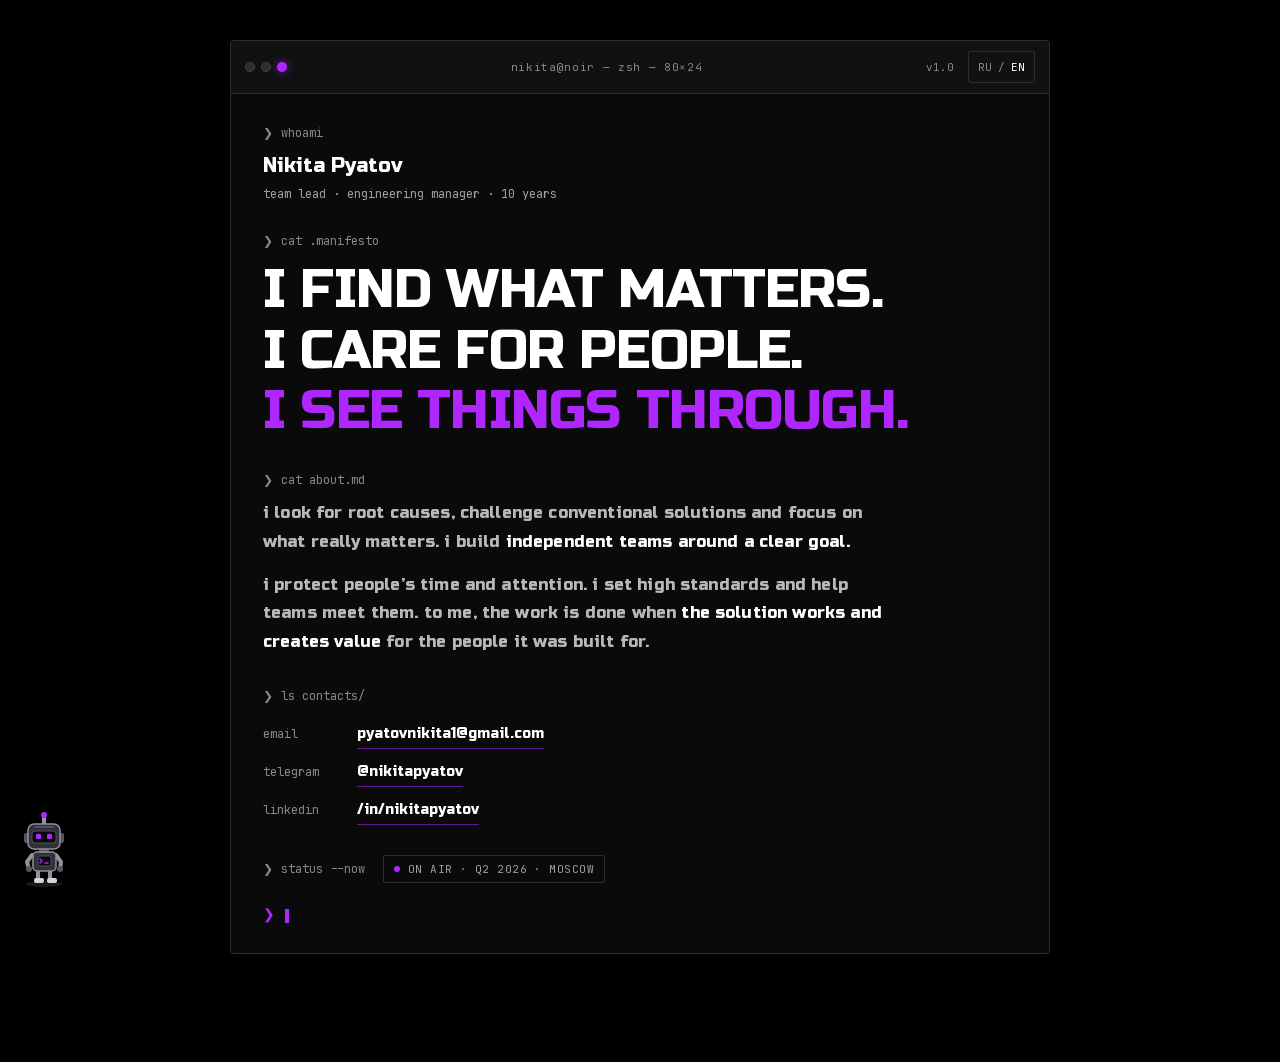
<file: index.html>
<!doctype html>
<html lang="ru">
<head>
<meta charset="utf-8" />
<title>Пятов Никита · team lead</title>
<meta name="viewport" content="width=device-width,initial-scale=1" />
<meta name="description" content="Пятов Никита — team lead / engineering manager. Нахожу главное. Берегу людей. Довожу дело до конца. 10 лет в разработке." />
<meta name="color-scheme" content="dark" />

<!-- Local fonts: Russo One for content, JetBrains Mono for terminal labels -->
<style>
  @font-face {
    font-family: "Russo One";
    src: url("system/fonts/RussoOne-cyrillic.woff2") format("woff2");
    font-weight: 400; font-style: normal; font-display: swap;
    unicode-range: U+0301, U+0400-045F, U+0490-0491, U+04B0-04B1, U+2116;
  }
  @font-face {
    font-family: "Russo One";
    src: url("system/fonts/RussoOne-latin.woff2") format("woff2");
    font-weight: 400; font-style: normal; font-display: swap;
    unicode-range: U+0000-00FF, U+0131, U+0152-0153, U+02BB-02BC, U+02C6, U+02DA, U+02DC, U+0304, U+0308, U+0329, U+2000-206F, U+20AC, U+2122, U+2191, U+2193, U+2212, U+2215, U+FEFF, U+FFFD;
  }
  @font-face {
    font-family: "NN Mono";
    src: url("system/fonts/JetBrainsMono-cyrillic.woff2") format("woff2");
    font-weight: 100 900; font-style: normal; font-display: swap;
    unicode-range: U+0301, U+0400-045F, U+0490-0491, U+04B0-04B1, U+2116;
  }
  @font-face {
    font-family: "NN Mono";
    src: url("system/fonts/JetBrainsMono-latin.woff2") format("woff2");
    font-weight: 100 900; font-style: normal; font-display: swap;
    unicode-range: U+0000-00FF, U+0131, U+0152-0153, U+02BB-02BC, U+02C6, U+02DA, U+02DC, U+0304, U+0308, U+0329, U+2000-206F, U+20AC, U+2122, U+2191, U+2193, U+2212, U+2215, U+FEFF, U+FFFD;
  }

  :root {
    --bg-0: #000000;
    --bg-1: #0a0a0a;
    --bg-2: #111111;
    --fg-0: #ffffff;
    --fg-1: #e8e8e8;
    --fg-2: #a0a0a0;
    --fg-3: #898989;
    --line-1: #1f1f1f;
    --line-2: #2e2e2e;
    --line-3: #404040;
    --accent: #b026ff;

    --font-ui: "Russo One", "Helvetica Neue", Arial, sans-serif;
    --font-mono: "NN Mono", "SFMono-Regular", Menlo, Consolas, monospace;
  }

  * { box-sizing: border-box; }
  html, body {
    margin: 0; padding: 0; background: var(--bg-0); color: var(--fg-1);
    font-family: var(--font-ui); font-weight: 400; font-synthesis: none;
    -webkit-font-smoothing: antialiased; -moz-osx-font-smoothing: grayscale;
  }
  ::selection { background: var(--accent); color: var(--bg-0); }
  a:focus-visible { outline: 2px solid var(--fg-0); outline-offset: 5px; }

  /* Page */
  .page {
    min-height: 100vh;
    display: flex; justify-content: center; align-items: flex-start;
    padding: 40px 24px 60px;
  }

  /* Terminal window */
  .term {
    width: 100%; max-width: 820px;
    background: var(--bg-1);
    border: 1px solid var(--line-2);
    border-radius: 4px;
    box-shadow: 0 20px 60px rgba(0,0,0,0.6);
    overflow: hidden;
  }

  /* Window chrome */
  .chrome {
    display: flex; align-items: center; justify-content: space-between;
    padding: 10px 14px;
    background: var(--bg-2);
    border-bottom: 1px solid var(--line-2);
    font-family: var(--font-mono);
  }
  .dots { display: flex; gap: 6px; }
  .dot { width: 10px; height: 10px; border-radius: 50%; background: #2e2e2e; border: 1px solid var(--line-3); }
  .dot.live { background: var(--accent); border-color: transparent; box-shadow: 0 0 10px color-mix(in srgb, var(--accent) 66%, transparent); }
  .chrome-title {
    font-size: 11px; color: var(--fg-3); letter-spacing: 0.06em;
  }
  .chrome-ver { font-size: 11px; color: var(--fg-3); }
  .chrome-tools { display: flex; align-items: center; gap: 14px; }
  .language-toggle {
    align-items: center; gap: 6px;
    min-height: 32px; padding: 5px 9px;
    border: 1px solid var(--line-2); border-radius: 2px;
    background: transparent; color: var(--fg-3);
    font: 11px var(--font-mono); cursor: pointer;
  }
  .language-toggle:not([hidden]) { display: inline-flex; }
  .language-toggle:hover { border-color: var(--accent); }
  .language-toggle:focus-visible { outline: 2px solid var(--fg-0); outline-offset: 3px; }
  html[lang="ru"] .language-toggle [lang="ru"],
  html[lang="en"] .language-toggle [lang="en"] { color: var(--fg-0); }

  /* Body */
  .body { padding: 30px 32px 26px; font-size: 14px; line-height: 1.65; color: var(--fg-1); }
  .hero { margin-top: 28px; }
  .section { margin-top: 30px; }

  .cmd {
    display: flex; gap: 8px; align-items: baseline;
    margin: 0 0 10px;
    font-family: var(--font-mono); font-size: 12px; font-weight: 400; line-height: 1.5;
    color: var(--fg-3);
  }
  .cmd code { font: inherit; }
  .cmd .prompt { color: var(--fg-3); }

  .out { margin: 0; color: var(--fg-0); font-size: 20px; line-height: 1.4; }
  .out-m {
    margin: 4px 0 0; font-family: var(--font-mono);
    font-size: 12px; line-height: 1.7; color: var(--fg-2);
  }

  .h {
    margin: 0;
    font-size: clamp(32px, 4.2vw, 54px);
    font-weight: 400; letter-spacing: -0.015em;
    text-transform: uppercase; line-height: 1.12;
    color: var(--fg-0);
  }
  .h > span {
    display: block; position: relative;
    --glitch-delay: -6s;
    animation: glitch-nudge 9s steps(1, end) infinite;
    animation-delay: var(--glitch-delay);
  }
  .h > span:nth-child(2) { --glitch-delay: -5.85s; }
  .h > span:nth-child(3) { --glitch-delay: -5.7s; }
  .h .acc { color: var(--accent); }

  /* Decorative copies follow the same wrapping as the readable heading. */
  .glitch-echo {
    position: absolute; inset: 0;
    pointer-events: none; user-select: none;
  }
  .glitch-echo::before, .glitch-echo::after {
    content: attr(data-text);
    position: absolute; inset: 0;
    background: var(--bg-1); opacity: 0;
    animation: glitch-slice-top 9s steps(1, end) infinite;
    animation-delay: var(--glitch-delay);
  }
  .glitch-echo::before { color: #d946ef; }
  .glitch-echo::after { color: var(--fg-0); animation-name: glitch-slice-bottom; }

  @keyframes glitch-nudge {
    0%, 94%, 98%, 100% { transform: none; }
    95% { transform: translateX(-1px); }
    96% { transform: translateX(1px); }
    97% { transform: none; }
  }
  @keyframes glitch-slice-top {
    0%, 94%, 98%, 100% { opacity: 0; transform: none; }
    95% { opacity: 0.9; clip-path: inset(12% 0 68% 0); transform: translateX(3px); }
    96% { opacity: 0.8; clip-path: inset(38% 0 44% 0); transform: translateX(-3px); }
    97% { opacity: 0.65; clip-path: inset(20% 0 65% 0); transform: translateX(2px); }
  }
  @keyframes glitch-slice-bottom {
    0%, 94%, 98%, 100% { opacity: 0; transform: none; }
    95% { opacity: 0.8; clip-path: inset(62% 0 18% 0); transform: translateX(-3px); }
    96% { opacity: 0.9; clip-path: inset(78% 0 8% 0); transform: translateX(3px); }
    97% { opacity: 0.6; clip-path: inset(52% 0 32% 0); transform: translateX(-2px); }
  }

  .p {
    margin: 0;
    font-size: 16px; color: #b8b8b8; line-height: 1.8;
    letter-spacing: 0.01em; max-width: 620px;
  }
  .p + .p { margin-top: 14px; }
  .p strong { font-weight: 400; color: var(--fg-0); }

  .link-row { display: flex; gap: 14px; align-items: baseline; }
  .link-row + .link-row { margin-top: 4px; }
  .link-row .key {
    flex: 0 0 5rem; color: var(--fg-3);
    font-family: var(--font-mono); font-size: 12px; white-space: normal;
  }
  .link-row a {
    min-width: 0; overflow-wrap: anywhere;
    color: var(--fg-0); text-decoration: none;
    border-bottom: 1px solid color-mix(in srgb, var(--accent) 55%, transparent);
    padding: 7px 0 3px;
    transition: color .2s cubic-bezier(0.2,0.8,0.2,1), border-color .2s cubic-bezier(0.2,0.8,0.2,1);
  }
  .link-row a:hover { color: var(--accent); border-bottom-color: var(--accent); }

  .status-row { display: flex; flex-wrap: wrap; align-items: center; gap: 8px 18px; }
  .status-row .cmd { margin: 0; }
  .badge {
    display: inline-flex; align-items: center; gap: 8px;
    padding: 4px 10px;
    border: 1px solid var(--line-2);
    color: var(--fg-2);
    font-family: var(--font-mono); font-size: 11px;
    letter-spacing: 0.04em; text-transform: uppercase;
    border-radius: 2px;
  }
  .badge .bdot {
    width: 6px; height: 6px; border-radius: 50%;
    background: var(--accent);
  }

  .cmdlive {
    display: flex; align-items: center; gap: 10px;
    font-family: var(--font-mono); color: var(--fg-0); margin-top: 20px;
  }
  .cmdlive .prompt { color: var(--accent); }
  .caret {
    display: inline-block; width: 0.55ch; height: 1em;
    background: var(--accent);
    transform: translateY(1px); /* Optical alignment with the prompt glyph. */
    animation: blink 1.06s steps(1) infinite;
  }
  @keyframes blink { 50% { opacity: 0; } }

  @media (prefers-reduced-motion: reduce) {
    .h > span, .glitch-echo::before, .glitch-echo::after, .caret { animation: none; }
  }

  @media (max-width: 520px) {
    .page { padding: 20px 12px 40px; }
    .body { padding: 24px 18px 22px; font-size: 14px; }
    .hero { margin-top: 24px; }
    .section { margin-top: 26px; }
    .chrome-title { display: none; }
  }
</style>
<link rel="stylesheet" href="system/matrix.css" />
<link rel="stylesheet" href="system/robot.css" />
<script src="system/i18n.js" defer></script>
<script src="system/matrix.js" defer></script>
<script src="system/robot.js" defer></script>
</head>
<body>

<div class="matrix-spotlight" id="matrix-spotlight" aria-hidden="true" hidden>
  <canvas></canvas>
</div>

<main class="page">
  <section class="term" aria-label="Личная карточка — терминал" data-i18n-label="terminalLabel">
    <header class="chrome">
      <div class="dots">
        <span class="dot" aria-hidden="true"></span>
        <span class="dot" aria-hidden="true"></span>
        <span class="dot live" aria-hidden="true"></span>
      </div>
      <div class="chrome-title">nikita@noir — zsh — 80×24</div>
      <div class="chrome-tools">
        <span class="chrome-ver">v1.0</span>
        <button class="language-toggle" id="language-toggle" type="button" lang="en" aria-label="Switch to English" title="Switch to English" hidden>
          <span lang="ru">RU</span><span aria-hidden="true">/</span><span lang="en">EN</span>
        </button>
      </div>
    </header>

    <div class="body">

      <div class="identity">
        <div class="cmd" aria-hidden="true"><span class="prompt">❯</span><code>whoami</code></div>
        <p class="out" data-i18n="name">Пятов Никита</p>
        <p class="out-m" data-i18n="role">team lead · engineering manager · 10 лет</p>
      </div>

      <div class="hero">
        <div class="cmd" aria-hidden="true"><span class="prompt">❯</span><code>cat .manifesto</code></div>
        <h1 class="h">
          <span><span data-i18n="manifestoFocus">Нахожу главное.</span><span class="glitch-echo" aria-hidden="true" data-i18n-glitch="manifestoFocus" data-text="Нахожу главное."></span></span>
          <span><span data-i18n="manifestoPeople">Берегу людей.</span><span class="glitch-echo" aria-hidden="true" data-i18n-glitch="manifestoPeople" data-text="Берегу людей."></span></span>
          <span class="acc"><span data-i18n="manifestoFinish">Довожу дело до&nbsp;конца.</span><span class="glitch-echo" aria-hidden="true" data-i18n-glitch="manifestoFinish" data-text="Довожу дело до&nbsp;конца."></span></span>
        </h1>
      </div>

      <section class="section" id="about" aria-labelledby="about-heading">
        <h2 class="cmd" id="about-heading" aria-label="Как я работаю" data-i18n-label="aboutLabel"><span class="prompt" aria-hidden="true">❯</span><code>cat about.md</code></h2>
        <p class="p"><span data-i18n="aboutIntro">разбираюсь в причинах, ставлю под вопрос привычные решения и выбираю то, что действительно важно. собираю </span><strong data-i18n="aboutTeam">самостоятельные команды вокруг ясной цели.</strong></p>
        <p class="p"><span data-i18n="aboutStandards">берегу время и внимание людей. задаю высокую планку и помогаю её держать. для меня дело закончено, когда </span><strong data-i18n="aboutResult">решение работает и приносит пользу</strong><span data-i18n="aboutBeneficiaries"> тем, для кого его сделали.</span></p>
      </section>

      <section class="section" aria-labelledby="contacts-heading">
        <h2 class="cmd" id="contacts-heading" aria-label="Контакты" data-i18n-label="contactsLabel"><span class="prompt" aria-hidden="true">❯</span><code>ls contacts/</code></h2>
        <div class="link-row"><span class="key">email</span><a href="mailto:pyatovnikita1@gmail.com">pyatovnikita1@gmail.com</a></div>
        <div class="link-row"><span class="key">telegram</span><a href="https://t.me/nikitapyatov" target="_blank" rel="noreferrer">@nikitapyatov</a></div>
        <div class="link-row"><span class="key">linkedin</span><a href="https://www.linkedin.com/in/nikitapyatov" target="_blank" rel="noreferrer">/in/nikitapyatov</a></div>
      </section>

      <footer class="section">
        <div class="status-row">
          <div class="cmd" aria-hidden="true"><span class="prompt">❯</span><code>status --now</code></div>
          <div class="badge"><span class="bdot" aria-hidden="true"></span>ON AIR · Q2 2026 · MOSCOW</div>
        </div>
        <div class="cmdlive" aria-hidden="true"><span class="prompt">❯</span><span class="caret"></span></div>
      </footer>

    </div>
  </section>
</main>

<div class="robot-track" id="robot-track" hidden>
  <button class="robot" id="terminal-robot" type="button" data-side="left" data-facing="right" aria-label="Робот. Перебежать в правый угол">
    <span class="robot-facing">
      <svg viewBox="0 0 64 80" xmlns="http://www.w3.org/2000/svg" aria-hidden="true" focusable="false">
        <ellipse class="robot-shadow" cx="32" cy="74" rx="18" ry="3" />
        <g class="robot-rig">
          <g class="robot-leg-left">
            <path class="robot-limb" d="M26 59v10" />
            <rect class="robot-foot" x="22" y="68" width="10" height="5" rx="2" />
          </g>
          <g class="robot-leg-right">
            <path class="robot-limb" d="M38 59v10" />
            <rect class="robot-foot" x="35" y="68" width="10" height="5" rx="2" />
          </g>
          <g class="robot-arm-left">
            <path class="robot-limb" d="M20 45l-5 7 2 7" />
            <circle class="robot-joint" cx="17" cy="59" r="3" />
          </g>
          <g class="robot-arm-right">
            <path class="robot-limb" d="M44 45l5 7-1 7" />
            <circle class="robot-joint" cx="48" cy="59" r="3" />
          </g>
          <rect class="robot-joint" x="27" y="37" width="10" height="8" rx="2" />
          <rect class="robot-shell" x="21" y="42" width="23" height="19" rx="4" />
          <rect class="robot-visor" x="26" y="46" width="13" height="10" rx="2" />
          <path d="m28 49 2 2-2 2m5 0h3" fill="none" stroke="currentColor" stroke-width="1.5" stroke-linecap="round" stroke-linejoin="round" />
          <path class="robot-limb" d="M32 14V7" />
          <circle class="robot-accent robot-signal" cx="32" cy="5" r="3" />
          <rect class="robot-joint" x="12" y="23" width="6" height="10" rx="2" />
          <rect class="robot-joint" x="46" y="23" width="6" height="10" rx="2" />
          <rect class="robot-shell" x="16" y="14" width="32" height="25" rx="6" />
          <path d="M23 17h18" fill="none" stroke="#d4d4dd" stroke-opacity=".4" stroke-linecap="round" />
          <rect class="robot-visor" x="20" y="21" width="24" height="12" rx="3" />
          <g class="robot-eyes robot-accent">
            <rect x="24" y="24" width="5" height="5" rx="1" />
            <rect x="35" y="24" width="5" height="5" rx="1" />
          </g>
        </g>
      </svg>
    </span>
  </button>
</div>

</body>
</html>
</file>
<file: system/matrix.css>
/* Between the terminal's background and its readable content. */
.matrix-spotlight {
  position: fixed; inset: 0; z-index: 1;
  overflow: hidden; pointer-events: none;
  opacity: 0; transition: opacity 180ms ease-out;
}
.matrix-spotlight.is-visible { opacity: 1; }
.matrix-spotlight canvas { position: absolute; top: 0; left: 0; }
.chrome, .body { position: relative; z-index: 2; }

@media (prefers-reduced-motion: reduce) {
  .matrix-spotlight { transition: none; }
}
</file>
<file: system/robot.css>
/* A small, local SVG companion. Only the robot itself captures pointer input. */
.robot-track {
  --robot-size: 64px;
  position: fixed;
  left: max(12px, env(safe-area-inset-left));
  right: max(12px, env(safe-area-inset-right));
  bottom: max(10px, env(safe-area-inset-bottom));
  height: calc(var(--robot-size) * 1.25);
  z-index: 10;
  pointer-events: none;
}

.robot {
  position: absolute; left: 0; bottom: 0;
  width: var(--robot-size); height: 100%;
  padding: 0; border: 0; border-radius: 8px;
  background: transparent; color: var(--accent);
  appearance: none; cursor: pointer;
  pointer-events: auto; touch-action: manipulation;
  -webkit-tap-highlight-color: transparent;
}
.robot[data-side="right"] { left: calc(100% - var(--robot-size)); }
.robot.is-running { transition: left var(--run-duration) linear; cursor: default; }
.robot:focus-visible { outline: 2px solid var(--fg-0); outline-offset: 3px; }
.robot-facing { display: block; width: 100%; height: 100%; }
.robot[data-facing="left"] .robot-facing { transform: scaleX(-1); }
.robot svg { display: block; width: 100%; height: 100%; overflow: visible; }

.robot-shell { fill: #303039; stroke: #90909e; stroke-width: 1.5; }
.robot-joint { fill: #555560; }
.robot-visor { fill: #08080c; stroke: #50505e; stroke-width: 1; }
.robot-accent { fill: currentColor; }
.robot-limb { fill: none; stroke: #92929e; stroke-width: 4; stroke-linecap: round; stroke-linejoin: round; }
.robot-foot { fill: #d4d4dd; }
.robot-shadow { fill: #a0a0b8; opacity: 0.16; }
.robot-rig { animation: robot-idle 3.6s ease-in-out infinite; }
.robot-eyes { transform-box: fill-box; transform-origin: center; animation: robot-blink 5.8s infinite; }
.robot-signal { animation: robot-signal 4s ease-in-out infinite; }
.robot-arm-left { transform-origin: 20px 45px; }
.robot-arm-right { transform-origin: 44px 45px; animation: robot-wave 9s ease-in-out infinite; }
.robot-leg-left { transform-origin: 26px 59px; }
.robot-leg-right { transform-origin: 38px 59px; }
.robot:hover .robot-visor, .robot:focus-visible .robot-visor { stroke: currentColor; }

.robot.is-running .robot-rig { animation: robot-bounce 180ms ease-in-out infinite alternate; }
.robot.is-running .robot-arm-left,
.robot.is-running .robot-leg-right { animation: robot-stride 180ms ease-in-out infinite alternate; }
.robot.is-running .robot-arm-right,
.robot.is-running .robot-leg-left { animation: robot-stride 180ms ease-in-out infinite alternate-reverse; }

@keyframes robot-idle {
  0%, 100% { transform: translateY(0); }
  50% { transform: translateY(-1.5px); }
}
@keyframes robot-blink {
  0%, 90%, 96%, 100% { transform: scaleY(1); }
  92%, 94% { transform: scaleY(0.12); }
}
@keyframes robot-signal {
  0%, 100% { opacity: 0.55; }
  50% { opacity: 1; }
}
@keyframes robot-wave {
  0%, 78%, 100% { transform: rotate(0); }
  82%, 90% { transform: rotate(-110deg); }
  86%, 94% { transform: rotate(-140deg); }
}
@keyframes robot-bounce {
  from { transform: translateY(0); }
  to { transform: translateY(-2px); }
}
@keyframes robot-stride {
  from { transform: rotate(-24deg); }
  to { transform: rotate(24deg); }
}

/* Keep the final lines above the robot when the page is scrolled to the bottom. */
.page { padding-bottom: calc(108px + env(safe-area-inset-bottom)); }

@media (max-width: 520px) {
  .robot-track { --robot-size: 56px; }
}
@media (prefers-reduced-motion: reduce) {
  .robot.is-running { transition: none; }
  .robot svg * { animation: none !important; }
}
</file>
